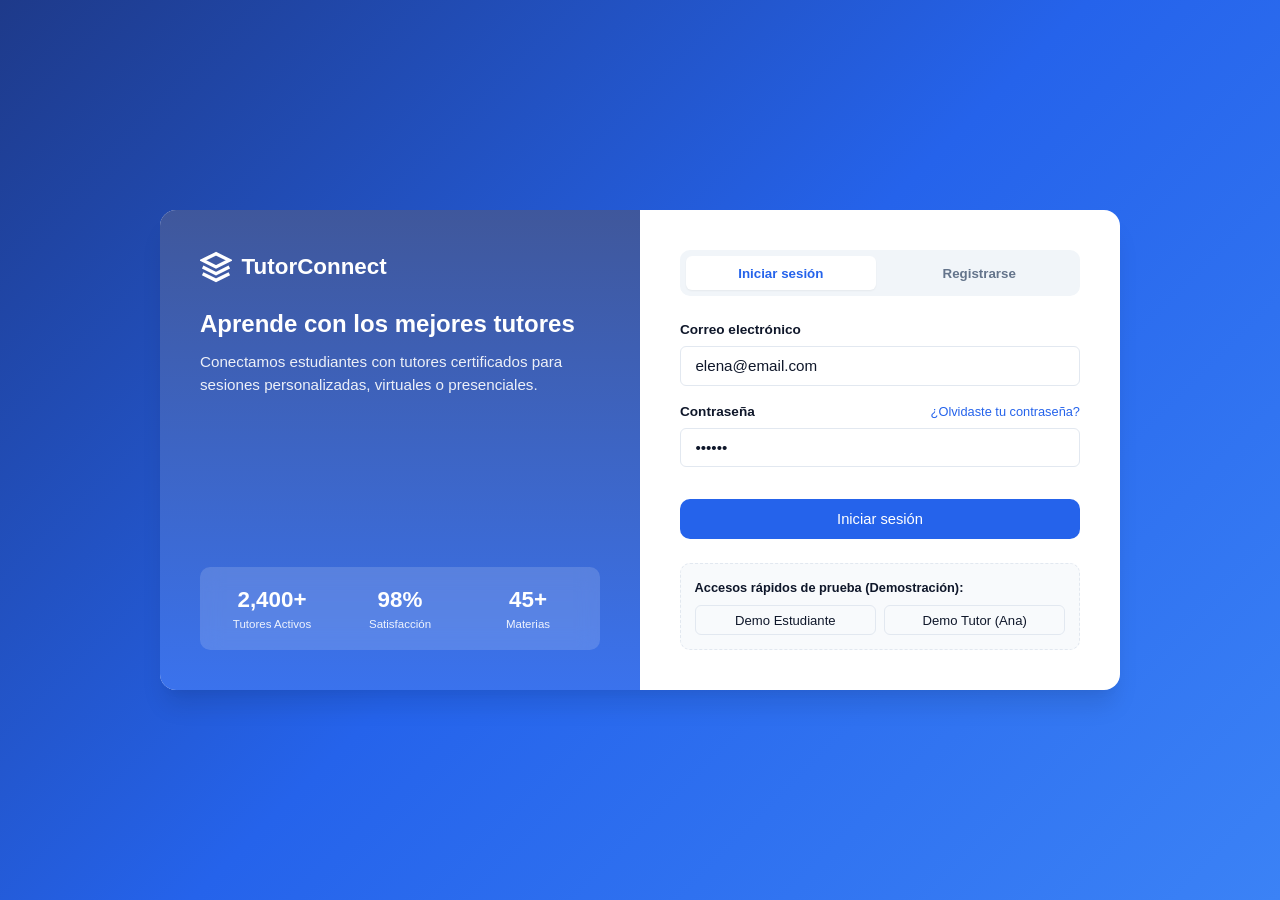
<file: index.html>
<!DOCTYPE html>
<html lang="es">
<head>
  <meta charset="UTF-8">
  <meta name="viewport" content="width=device-width, initial-scale=1.0">
  <title>TutorConnect - Iniciar Sesión y Registro</title>
  <link rel="stylesheet" href="css/styles.css">
  <link rel="stylesheet" href="css/components.css">
  <link rel="stylesheet" href="css/responsive.css">
  <style>
    .auth-page {
      min-height: 100vh;
      display: flex;
      align-items: center;
      justify-content: center;
      background: linear-gradient(135deg, #1e3a8a 0%, #2563eb 50%, #3b82f6 100%);
      padding: 1.5rem;
    }

    .auth-container {
      background: #ffffff;
      border-radius: var(--radius-lg);
      box-shadow: var(--shadow-xl);
      width: 100%;
      max-width: 960px;
      overflow: hidden;
      display: grid;
      grid-template-columns: 1fr 1fr;
    }

    .auth-banner {
      background: linear-gradient(rgba(30, 58, 138, 0.85), rgba(37, 99, 235, 0.9)), url('https://images.unsplash.com/photo-1523240795612-9a054b0db644?w=800') center/cover;
      color: #ffffff;
      padding: 2.5rem;
      display: flex;
      flex-direction: column;
      justify-content: space-between;
    }

    .auth-banner-header {
      display: flex;
      align-items: center;
      gap: 0.6rem;
      font-size: 1.4rem;
      font-weight: 700;
    }

    .auth-stats {
      display: grid;
      grid-template-columns: repeat(3, 1fr);
      gap: 1rem;
      margin-top: 2rem;
      background: rgba(255, 255, 255, 0.15);
      backdrop-filter: blur(10px);
      padding: 1rem;
      border-radius: var(--radius-md);
      text-align: center;
    }

    .stat-number {
      font-size: 1.4rem;
      font-weight: 800;
    }

    .stat-label {
      font-size: 0.72rem;
      opacity: 0.9;
    }

    .auth-form-side {
      padding: 2.5rem;
      display: flex;
      flex-direction: column;
      justify-content: center;
    }

    .auth-tabs {
      display: flex;
      gap: 0.5rem;
      background: #f1f5f9;
      padding: 0.35rem;
      border-radius: var(--radius-md);
      margin-bottom: 1.5rem;
    }

    .auth-tab-btn {
      flex: 1;
      padding: 0.6rem;
      border-radius: var(--radius-sm);
      font-weight: 600;
      color: var(--text-muted);
      background: transparent;
      text-align: center;
    }

    .auth-tab-btn.active {
      background: #ffffff;
      color: var(--primary);
      box-shadow: var(--shadow-sm);
    }

    .role-selector {
      display: grid;
      grid-template-columns: 1fr 1fr;
      gap: 0.75rem;
      margin-bottom: 1.25rem;
    }

    .role-option {
      border: 2px solid var(--border-color);
      border-radius: var(--radius-md);
      padding: 0.75rem;
      text-align: center;
      cursor: pointer;
      transition: var(--transition);
    }

    .role-option.selected {
      border-color: var(--primary);
      background-color: var(--primary-light);
      color: var(--primary);
      font-weight: 600;
    }

    .form-group {
      margin-bottom: 1rem;
    }

    .form-group label {
      display: block;
      font-size: 0.85rem;
      font-weight: 600;
      margin-bottom: 0.35rem;
      color: var(--text-main);
    }

    .demo-accounts {
      margin-top: 1.5rem;
      padding: 0.85rem;
      background: #f8fafc;
      border: 1px dashed var(--border-color);
      border-radius: var(--radius-md);
      font-size: 0.8rem;
    }

    .demo-accounts-btns {
      display: flex;
      gap: 0.5rem;
      margin-top: 0.5rem;
    }

    @media (max-width: 768px) {
      .auth-container {
        grid-template-columns: 1fr;
      }
      .auth-banner {
        display: none;
      }
      .auth-form-side {
        padding: 1.5rem;
      }
    }
  </style>
</head>
<body class="auth-page">

  <div class="auth-container">
    <!-- Lado Izquierdo: Banner (Página 2 del Prototipo Figma) -->
    <div class="auth-banner">
      <div>
        <div class="auth-banner-header">
          <svg width="32" height="32" viewBox="0 0 24 24" fill="none" stroke="currentColor" stroke-width="2.5">
            <path d="M12 2L2 7l10 5 10-5-10-5zM2 17l10 5 10-5M2 12l10 5 10-5"></path>
          </svg>
          <span>TutorConnect</span>
        </div>
        <p style="margin-top: 1.5rem; font-size: 1.5rem; font-weight: 700; line-height: 1.3;">
          Aprende con los mejores tutores
        </p>
        <p style="margin-top: 0.75rem; font-size: 0.95rem; opacity: 0.9;">
          Conectamos estudiantes con tutores certificados para sesiones personalizadas, virtuales o presenciales.
        </p>
      </div>

      <div class="auth-stats">
        <div>
          <div class="stat-number">2,400+</div>
          <div class="stat-label">Tutores Activos</div>
        </div>
        <div>
          <div class="stat-number">98%</div>
          <div class="stat-label">Satisfacción</div>
        </div>
        <div>
          <div class="stat-number">45+</div>
          <div class="stat-label">Materias</div>
        </div>
      </div>
    </div>

    <!-- Lado Derecho: Formularios de Login / Registro -->
    <div class="auth-form-side">
      <div class="auth-tabs">
        <button type="button" class="auth-tab-btn active" id="tabLoginBtn" onclick="switchTab('login')">Iniciar sesión</button>
        <button type="button" class="auth-tab-btn" id="tabRegisterBtn" onclick="switchTab('register')">Registrarse</button>
      </div>

      <!-- Formulario de Login -->
      <form id="formLogin" onsubmit="handleLogin(event)">
        <div class="form-group">
          <label for="loginEmail">Correo electrónico</label>
          <input type="email" id="loginEmail" required placeholder="tu@correo.com" value="elena@email.com">
        </div>
        <div class="form-group">
          <div style="display: flex; justify-content: space-between;">
            <label for="loginPass">Contraseña</label>
            <a href="#" style="font-size: 0.8rem;" onclick="alert('Funcionalidad de recuperación: Se enviaría un correo con el token de restablecimiento.')">¿Olvidaste tu contraseña?</a>
          </div>
          <input type="password" id="loginPass" required placeholder="••••••••" value="123456">
        </div>

        <button type="submit" class="btn btn-primary btn-block" style="margin-top: 1rem; padding: 0.75rem;">
          Iniciar sesión
        </button>
      </form>

      <!-- Formulario de Registro (Páginas 2 y 3 del prototipo) -->
      <form id="formRegister" style="display: none;" onsubmit="handleRegister(event)">
        <label style="display: block; font-size: 0.85rem; font-weight: 600; margin-bottom: 0.35rem;">Selecciona tu rol:</label>
        <div class="role-selector">
          <div class="role-option selected" id="roleEstudiante" onclick="selectRole('estudiante')">
            <svg width="24" height="24" viewBox="0 0 24 24" fill="none" stroke="currentColor" stroke-width="2" style="margin: 0 auto 0.25rem; display: block;">
              <path d="M12 2L2 7l10 5 10-5-10-5zM2 17l10 5 10-5M2 12l10 5 10-5"></path>
            </svg>
            <span>Estudiante</span>
          </div>
          <div class="role-option" id="roleTutor" onclick="selectRole('tutor')">
            <svg width="24" height="24" viewBox="0 0 24 24" fill="none" stroke="currentColor" stroke-width="2" style="margin: 0 auto 0.25rem; display: block;">
              <path d="M20 21v-2a4 4 0 0 0-4-4H8a4 4 0 0 0-4 4v2"></path>
              <circle cx="12" cy="7" r="4"></circle>
            </svg>
            <span>Tutor</span>
          </div>
        </div>

        <div class="form-group">
          <label for="regNombre">Nombre completo</label>
          <input type="text" id="regNombre" required placeholder="Ej. Ana Morales">
        </div>
        <div class="form-group">
          <label for="regEmail">Correo electrónico</label>
          <input type="email" id="regEmail" required placeholder="ana@ejemplo.com">
        </div>
        <div class="form-group">
          <label for="regPass">Contraseña</label>
          <input type="password" id="regPass" required placeholder="Mínimo 6 caracteres">
        </div>

        <!-- Campos adicionales si es Tutor -->
        <div id="tutorExtraFields" style="display: none;">
          <div class="form-group">
            <label for="regEspecialidad">Especialidad / Materia principal</label>
            <input type="text" id="regEspecialidad" placeholder="Ej. Matemáticas, Física, Programación">
          </div>
          <div class="form-group">
            <label for="regNivel">Nivel educativo que imparte</label>
            <select id="regNivel">
              <option value="Secundaria">Secundaria</option>
              <option value="Universidad" selected>Universidad</option>
              <option value="Todos">Todos los niveles</option>
            </select>
          </div>
          <div class="form-group">
            <label for="regPrecio">Precio por hora (USD / EUR)</label>
            <input type="number" id="regPrecio" placeholder="25" min="5" value="25">
          </div>
        </div>

        <button type="submit" class="btn btn-secondary btn-block" style="margin-top: 1rem; padding: 0.75rem;">
          Crear cuenta
        </button>
      </form>

      <!-- Accesos rápidos Demo (Página 8 del PDF) -->
      <div class="demo-accounts">
        <span style="font-weight: 600; color: var(--text-main);">Accesos rápidos de prueba (Demostración):</span>
        <div class="demo-accounts-btns">
          <button type="button" class="btn btn-outline btn-sm" style="flex: 1;" onclick="loginAsDemo('estudiante')">
            Demo Estudiante
          </button>
          <button type="button" class="btn btn-outline btn-sm" style="flex: 1;" onclick="loginAsDemo('tutor')">
            Demo Tutor (Ana)
          </button>
        </div>
      </div>
    </div>
  </div>

  <script src="js/db.js"></script>
  <script>
    let rolSeleccionadoActual = 'estudiante';

    function cambiarPestana(pestana) {
      const botonLogin = document.getElementById('tabLoginBtn');
      const botonRegistro = document.getElementById('tabRegisterBtn');
      const formularioLogin = document.getElementById('formLogin');
      const formularioRegistro = document.getElementById('formRegister');

      if (pestana === 'login') {
        botonLogin.classList.add('active');
        botonRegistro.classList.remove('active');
        formularioLogin.style.display = 'block';
        formularioRegistro.style.display = 'none';
      } else {
        botonRegistro.classList.add('active');
        botonLogin.classList.remove('active');
        formularioRegistro.style.display = 'block';
        formularioLogin.style.display = 'none';
      }
    }

    function seleccionarRol(rol) {
      rolSeleccionadoActual = rol;
      const opcionEstudiante = document.getElementById('roleEstudiante');
      const opcionTutor = document.getElementById('roleTutor');
      const camposExtrasTutor = document.getElementById('tutorExtraFields');

      if (rol === 'estudiante') {
        opcionEstudiante.classList.add('selected');
        opcionTutor.classList.remove('selected');
        camposExtrasTutor.style.display = 'none';
      } else {
        opcionTutor.classList.add('selected');
        opcionEstudiante.classList.remove('selected');
        camposExtrasTutor.style.display = 'block';
      }
    }

    function procesarInicioSesion(evento) {
      evento.preventDefault();
      const correo = document.getElementById('loginEmail').value.trim();
      
      // Si el correo coincide con un tutor conocido o contiene 'tutor', entra como tutor
      if (correo.includes('tutor') || correo === 'ana.garcia@tutorconnect.com') {
        iniciarSesionComoDemostracion('tutor');
      } else {
        iniciarSesionComoDemostracion('estudiante');
      }
    }

    function procesarRegistro(evento) {
      evento.preventDefault();
      const nombre = document.getElementById('regNombre').value.trim();
      const correo = document.getElementById('regEmail').value.trim();
      
      const nuevoUsuario = {
        id: Date.now(),
        nombre: nombre,
        email: correo,
        rol: rolSeleccionadoActual,
        telefono: "+57 300 000 0000",
        ciudad: "Bogotá, Colombia",
        foto: rolSeleccionadoActual === 'tutor' 
          ? "https://images.unsplash.com/photo-1573496359142-b8d87734a5a2?w=150"
          : "https://images.unsplash.com/photo-1494790108377-be9c29b29330?w=150"
      };

      BaseDatosTutor.guardarUsuarioActual(nuevoUsuario);

      if (rolSeleccionadoActual === 'tutor') {
        window.location.href = 'dashboard-tutor.html';
      } else {
        window.location.href = 'dashboard-estudiante.html';
      }
    }

    function iniciarSesionComoDemostracion(rol) {
      if (rol === 'tutor') {
        BaseDatosTutor.guardarUsuarioActual({
          id: 2,
          nombre: "Ana García",
          email: "ana.garcia@tutorconnect.com",
          rol: "tutor",
          telefono: "+57 310 987 6543",
          ciudad: "Madrid, España",
          foto: "https://images.unsplash.com/photo-1573496359142-b8d87734a5a2?w=150"
        });
        window.location.href = "dashboard-tutor.html";
      } else {
        BaseDatosTutor.guardarUsuarioActual({
          id: 1,
          nombre: "Elena Martínez",
          email: "elena@email.com",
          rol: "estudiante",
          telefono: "+57 300 123 4567",
          ciudad: "Bogotá, Colombia",
          foto: "https://images.unsplash.com/photo-1494790108377-be9c29b29330?w=150"
        });
        window.location.href = "dashboard-estudiante.html";
      }
    }

    // Aliases para compatibilidad con eventos inline
    function switchTab(t) { cambiarPestana(t); }
    function selectRole(r) { seleccionarRol(r); }
    function handleLogin(e) { procesarInicioSesion(e); }
    function handleRegister(e) { procesarRegistro(e); }
    function loginAsDemo(r) { iniciarSesionComoDemostracion(r); }
  </script>
</body>
</html>
</file>
<file: css/styles.css>
/* ==========================================================================
   TutorConnect - Estilos Globales y Variables de Diseño
   Integrantes: Daniel Barrios, Eduardo Escudero
   ========================================================================== */

:root {
  /* Paleta Corporativa */
  --color-primario: #2563eb;
  --color-primario-oscuro: #1d4ed8;
  --color-primario-claro: #eff6ff;
  --color-primario-borde: #bfdbfe;
  
  --color-secundario: #f97316;
  --color-secundario-oscuro: #ea580c;
  --color-secundario-claro: #fff7ed;

  /* Aliases de compatibilidad */
  --primary: var(--color-primario);
  --primary-hover: var(--color-primario-oscuro);
  --primary-light: var(--color-primario-claro);
  --primary-border: var(--color-primario-borde);
  --secondary: var(--color-secundario);
  --secondary-hover: var(--color-secundario-oscuro);
  --secondary-light: var(--color-secundario-claro);

  /* Colores de Estado */
  --exito: #10b981;
  --exito-fondo: #ecfdf5;
  --alerta: #f59e0b;
  --alerta-fondo: #fffbeb;
  --peligro: #ef4444;
  --peligro-fondo: #fef2f2;
  
  --success: var(--exito);
  --success-bg: var(--exito-fondo);
  --warning: var(--alerta);
  --warning-bg: var(--alerta-fondo);
  --danger: var(--peligro);
  --danger-bg: var(--peligro-fondo);

  /* Escala de Grises y Fondos */
  --fondo-pagina: #f8fafc;
  --fondo-tarjeta: #ffffff;
  --texto-principal: #0f172a;
  --texto-secundario: #64748b;
  --color-borde: #e2e8f0;
  --borde-enfoque: #3b82f6;

  --bg-page: var(--fondo-pagina);
  --bg-card: var(--fondo-tarjeta);
  --text-main: var(--texto-principal);
  --text-muted: var(--texto-secundario);
  --border-color: var(--color-borde);
  --border-focus: var(--borde-enfoque);

  /* Sombras */
  --sombra-chica: 0 1px 2px 0 rgb(0 0 0 / 0.05);
  --sombra-media: 0 4px 6px -1px rgb(0 0 0 / 0.08), 0 2px 4px -2px rgb(0 0 0 / 0.05);
  --sombra-grande: 0 10px 15px -3px rgb(0 0 0 / 0.08), 0 4px 6px -4px rgb(0 0 0 / 0.04);
  --sombra-elevada: 0 20px 25px -5px rgb(0 0 0 / 0.1), 0 8px 10px -6px rgb(0 0 0 / 0.04);

  --shadow-sm: var(--sombra-chica);
  --shadow-md: var(--sombra-media);
  --shadow-lg: var(--sombra-grande);
  --shadow-xl: var(--sombra-elevada);

  /* Bordes Redondeados */
  --radio-sm: 6px;
  --radio-md: 10px;
  --radio-lg: 16px;
  --radio-redondo: 9999px;

  --radius-sm: var(--radio-sm);
  --radius-md: var(--radio-md);
  --radius-lg: var(--radio-lg);
  --radius-full: var(--radio-redondo);

  /* Transiciones */
  --transicion-suave: all 0.2s cubic-bezier(0.4, 0, 0.2, 1);
  --transition: var(--transicion-suave);
}

*, *::before, *::after {
  box-sizing: border-box;
  margin: 0;
  padding: 0;
}

body {
  font-family: 'Roboto', -apple-system, BlinkMacSystemFont, "Segoe UI", sans-serif;
  background-color: var(--fondo-pagina);
  color: var(--texto-principal);
  line-height: 1.5;
  min-height: 100vh;
  display: flex;
  flex-direction: column;
}

/* Enlaces y botones base */
a {
  color: var(--color-primario);
  text-decoration: none;
  transition: var(--transicion-suave);
}

a:hover {
  color: var(--color-primario-oscuro);
}

button {
  cursor: pointer;
  font-family: inherit;
  border: none;
  outline: none;
  transition: var(--transicion-suave);
}

input, select, textarea {
  font-family: inherit;
  font-size: 0.95rem;
  border: 1px solid var(--color-borde);
  border-radius: var(--radio-sm);
  padding: 0.65rem 0.9rem;
  background-color: #fff;
  color: var(--texto-principal);
  transition: var(--transicion-suave);
  width: 100%;
}

input:focus, select:focus, textarea:focus {
  outline: none;
  border-color: var(--color-primario);
  box-shadow: 0 0 0 3px rgba(37, 99, 235, 0.15);
}

/* Barra Superior de Navegación */
.barra-navegacion, .navbar {
  background-color: var(--fondo-tarjeta);
  border-bottom: 1px solid var(--color-borde);
  padding: 0.75rem 1.5rem;
  position: sticky;
  top: 0;
  z-index: 100;
  display: flex;
  align-items: center;
  justify-content: space-between;
  box-shadow: var(--sombra-chica);
}

.marca-logo, .nav-brand {
  display: flex;
  align-items: center;
  gap: 0.6rem;
  font-weight: 700;
  font-size: 1.25rem;
  color: var(--color-primario);
}

.marca-logo svg, .nav-brand svg {
  width: 28px;
  height: 28px;
}

.buscador-navegacion, .nav-search {
  flex: 1;
  max-width: 450px;
  margin: 0 1.5rem;
  position: relative;
}

.buscador-navegacion input, .nav-search input {
  padding-left: 2.4rem;
  border-radius: var(--radio-redondo);
  background-color: #f1f5f9;
}

.icono-busqueda, .search-icon {
  position: absolute;
  left: 0.85rem;
  top: 50%;
  transform: translateY(-50%);
  color: var(--texto-secundario);
}

.acciones-navegacion, .nav-actions {
  display: flex;
  align-items: center;
  gap: 1.2rem;
}

.enlace-nav, .nav-link {
  font-size: 0.95rem;
  color: var(--texto-secundario);
  font-weight: 500;
  padding: 0.4rem 0.8rem;
  border-radius: var(--radio-sm);
}

.enlace-nav:hover, .enlace-nav.activo,
.nav-link:hover, .nav-link.active {
  color: var(--color-primario);
  background-color: var(--color-primario-claro);
}

.boton-icono-nav, .nav-icon-btn {
  background: transparent;
  position: relative;
  padding: 0.5rem;
  border-radius: var(--radio-redondo);
  color: var(--texto-secundario);
  display: flex;
  align-items: center;
  justify-content: center;
}

.boton-icono-nav:hover, .nav-icon-btn:hover {
  background-color: #f1f5f9;
  color: var(--texto-principal);
}

.punto-alerta, .badge-dot {
  position: absolute;
  top: 4px;
  right: 4px;
  width: 8px;
  height: 8px;
  background-color: var(--color-secundario);
  border-radius: var(--radio-redondo);
  border: 2px solid white;
}

.usuario-nav, .nav-user {
  display: flex;
  align-items: center;
  gap: 0.6rem;
  text-decoration: none;
  cursor: pointer;
  padding: 0.25rem 0.5rem;
  border-radius: var(--radio-redondo);
  transition: var(--transicion-suave);
}

.usuario-nav:hover, .nav-user:hover {
  background-color: #f1f5f9;
}

.avatar-usuario, .user-avatar {
  width: 38px;
  height: 38px;
  border-radius: var(--radio-redondo);
  object-fit: cover;
  border: 2px solid var(--color-primario-borde);
}

.texto-usuario, .user-info-text {
  display: flex;
  flex-direction: column;
}

.nombre-usuario, .user-name {
  font-size: 0.88rem;
  font-weight: 600;
  color: var(--texto-principal);
  line-height: 1.2;
}

.etiqueta-rol, .user-role-badge {
  font-size: 0.72rem;
  color: var(--texto-secundario);
  text-transform: capitalize;
}

/* Layout Principal */
.contenedor-principal, .main-container {
  flex: 1;
  max-width: 1240px;
  width: 100%;
  margin: 0 auto;
  padding: 1.5rem 1rem;
}

/* Pie de página con créditos requeridos */
.pie-pagina-principal, .app-footer {
  background-color: #ffffff;
  border-top: 1px solid var(--color-borde);
  padding: 1.25rem 1rem;
  text-align: center;
  font-size: 0.85rem;
  color: var(--texto-secundario);
  margin-top: auto;
}

.pie-pagina-principal strong, .app-footer strong {
  color: var(--texto-principal);
}
</file>
<file: css/components.css>
/* ==========================================================================
   TutorConnect - Componentes de UI Reutilizables
   Integrantes: Daniel Barrios, Eduardo Escudero
   ========================================================================== */

/* Botones */
.boton, .btn {
  display: inline-flex;
  align-items: center;
  justify-content: center;
  gap: 0.5rem;
  font-weight: 500;
  font-size: 0.92rem;
  padding: 0.65rem 1.25rem;
  border-radius: var(--radio-md);
  text-decoration: none;
  cursor: pointer;
  transition: var(--transicion-suave);
}

.boton-primario, .btn-primary {
  background-color: var(--color-primario);
  color: #ffffff;
}

.boton-primario:hover, .btn-primary:hover {
  background-color: var(--color-primario-oscuro);
  color: #ffffff;
}

.boton-secundario, .btn-secondary {
  background-color: var(--color-secundario);
  color: #ffffff;
}

.boton-secundario:hover, .btn-secondary:hover {
  background-color: var(--color-secundario-oscuro);
  color: #ffffff;
}

.boton-borde, .btn-outline {
  background-color: transparent;
  border: 1px solid var(--color-borde);
  color: var(--texto-principal);
}

.boton-borde:hover, .btn-outline:hover {
  background-color: #f1f5f9;
  border-color: #cbd5e1;
}

.boton-peligro, .btn-danger {
  background-color: var(--peligro-fondo);
  color: var(--peligro);
  border: 1px solid #fecaca;
}

.boton-peligro:hover, .btn-danger:hover {
  background-color: #fee2e2;
}

.boton-sm, .btn-sm {
  padding: 0.4rem 0.8rem;
  font-size: 0.82rem;
  border-radius: var(--radio-sm);
}

.boton-bloque, .btn-block {
  width: 100%;
}

/* Tarjetas */
.tarjeta, .card {
  background-color: var(--fondo-tarjeta);
  border: 1px solid var(--color-borde);
  border-radius: var(--radio-lg);
  padding: 1.25rem;
  box-shadow: var(--sombra-chica);
  transition: var(--transicion-suave);
}

.tarjeta:hover, .card:hover {
  box-shadow: var(--sombra-media);
}

/* Placa / Badge de Estado */
.placa-estado, .badge {
  display: inline-flex;
  align-items: center;
  gap: 0.35rem;
  font-size: 0.75rem;
  font-weight: 600;
  padding: 0.25rem 0.65rem;
  border-radius: var(--radio-redondo);
}

.placa-disponible, .badge-online {
  background-color: var(--exito-fondo);
  color: var(--exito);
  border: 1px solid #a7f3d0;
}

.placa-ocupado, .badge-busy {
  background-color: var(--peligro-fondo);
  color: var(--peligro);
  border: 1px solid #fecaca;
}

.placa-pendiente, .badge-pending {
  background-color: var(--alerta-fondo);
  color: var(--alerta);
  border: 1px solid #fde68a;
}

.indicador-punto, .badge-dot-indicator {
  width: 7px;
  height: 7px;
  border-radius: 50%;
}
.placa-disponible .indicador-punto, .badge-online .badge-dot-indicator { background-color: var(--exito); }
.placa-ocupado .indicador-punto, .badge-busy .badge-dot-indicator { background-color: var(--peligro); }
.placa-pendiente .indicador-punto, .badge-pending .badge-dot-indicator { background-color: var(--alerta); }

/* Calificación con estrellas */
.estrellas-calificacion, .rating-stars {
  display: inline-flex;
  align-items: center;
  gap: 0.2rem;
  color: #fbbf24;
  font-size: 0.88rem;
}

.puntaje-calificacion, .rating-score {
  font-weight: 700;
  color: var(--texto-principal);
  margin-left: 0.25rem;
}

.total-resenas-texto, .rating-count {
  font-size: 0.8rem;
  color: var(--texto-secundario);
}

/* Tarjeta de Tutor */
.tarjeta-tutor, .tutor-card {
  display: flex;
  flex-direction: column;
  justify-content: space-between;
  border-radius: var(--radio-lg);
  overflow: hidden;
  position: relative;
}

.encabezado-tarjeta-tutor, .tutor-card-header {
  display: flex;
  gap: 1rem;
  align-items: flex-start;
  margin-bottom: 0.85rem;
}

.avatar-tutor, .tutor-avatar {
  width: 60px;
  height: 60px;
  border-radius: var(--radio-md);
  object-fit: cover;
}

.info-tutor-encabezado, .tutor-header-info {
  flex: 1;
}

.nombre-tutor, .tutor-name {
  font-size: 1.05rem;
  font-weight: 700;
  color: var(--texto-principal);
}

.especialidad-tutor, .tutor-specialty {
  font-size: 0.85rem;
  color: var(--texto-secundario);
  margin-bottom: 0.35rem;
}

.metadatos-tutor, .tutor-meta {
  display: flex;
  flex-wrap: wrap;
  gap: 0.75rem;
  margin: 0.85rem 0;
  font-size: 0.85rem;
  color: var(--texto-secundario);
}

.item-metadato, .tutor-meta-item {
  display: flex;
  align-items: center;
  gap: 0.35rem;
}

.etiqueta-precio, .tutor-price-tag {
  font-size: 1.25rem;
  font-weight: 800;
  color: var(--color-primario);
}

.etiqueta-precio span, .tutor-price-tag span {
  font-size: 0.8rem;
  font-weight: 400;
  color: var(--texto-secundario);
}

.pie-tarjeta-tutor, .tutor-card-footer {
  display: flex;
  align-items: center;
  justify-content: space-between;
  padding-top: 0.9rem;
  border-top: 1px solid var(--color-borde);
  margin-top: auto;
}

/* Modales */
.fondo-modal, .modal-backdrop {
  position: fixed;
  inset: 0;
  background-color: rgba(15, 23, 42, 0.6);
  backdrop-filter: blur(4px);
  display: flex;
  align-items: center;
  justify-content: center;
  z-index: 1000;
  opacity: 0;
  visibility: hidden;
  transition: opacity 0.25s ease, visibility 0.25s ease;
  padding: 1rem;
}

.fondo-modal.activo, .modal-backdrop.active {
  opacity: 1;
  visibility: visible;
}

.contenido-modal, .modal-content {
  background-color: #fff;
  border-radius: var(--radio-lg);
  max-width: 500px;
  width: 100%;
  max-height: 90vh;
  overflow-y: auto;
  box-shadow: var(--sombra-elevada);
  transform: translateY(20px);
  transition: transform 0.25s ease;
}

.fondo-modal.activo .contenido-modal,
.modal-backdrop.active .modal-content {
  transform: translateY(0);
}

.encabezado-modal, .modal-header {
  padding: 1.2rem 1.5rem;
  border-bottom: 1px solid var(--color-borde);
  display: flex;
  align-items: center;
  justify-content: space-between;
}

.encabezado-modal h3, .modal-header h3 {
  font-size: 1.2rem;
  font-weight: 700;
}

.boton-cerrar-modal, .modal-close-btn {
  background: none;
  font-size: 1.5rem;
  color: var(--texto-secundario);
  cursor: pointer;
  line-height: 1;
}

.cuerpo-modal, .modal-body {
  padding: 1.5rem;
}

.pie-modal, .modal-footer {
  padding: 1rem 1.5rem;
  border-top: 1px solid var(--color-borde);
  display: flex;
  justify-content: flex-end;
  gap: 0.75rem;
}

/* Toast de Notificaciones */
.contenedor-toast, .toast-container {
  position: fixed;
  bottom: 2rem;
  right: 2rem;
  z-index: 2000;
  display: flex;
  flex-direction: column;
  gap: 0.75rem;
}

.aviso-toast, .toast {
  background-color: #1e293b;
  color: #fff;
  padding: 0.85rem 1.2rem;
  border-radius: var(--radio-md);
  box-shadow: var(--sombra-grande);
  display: flex;
  align-items: center;
  gap: 0.75rem;
  font-size: 0.9rem;
  animation: deslizarAviso 0.3s ease;
}

@keyframes deslizarAviso {
  from { transform: translateX(100%); opacity: 0; }
  to { transform: translateX(0); opacity: 1; }
}

/* Pestañas (Tabs) */
.cabecera-pestanas, .tabs-header {
  display: flex;
  gap: 0.5rem;
  border-bottom: 2px solid var(--color-borde);
  margin-bottom: 1.5rem;
}

.boton-pestana, .tab-btn {
  padding: 0.75rem 1.25rem;
  background: none;
  font-weight: 600;
  color: var(--texto-secundario);
  position: relative;
  border-bottom: 2px solid transparent;
  margin-bottom: -2px;
}

.boton-pestana.activo, .tab-btn.active {
  color: var(--color-primario);
  border-bottom-color: var(--color-primario);
}
</file>
<file: css/responsive.css>
/* ==========================================================================
   TutorConnect - Estilos Adaptativos Móvil (Responsive & Mobile-First)
   Integrantes: Daniel Barrios, Eduardo Escudero
   ========================================================================== */

/* Barra de Navegación Inferior Móvil (Tab Bar) */
.navegacion-inferior-movil, .mobile-bottom-nav {
  display: none;
  position: fixed;
  bottom: 0;
  left: 0;
  right: 0;
  height: 64px;
  background-color: #ffffff;
  border-top: 1px solid var(--color-borde);
  box-shadow: 0 -4px 6px -1px rgba(0, 0, 0, 0.05);
  z-index: 999;
  justify-content: space-around;
  align-items: center;
  padding: 0 0.5rem;
}

.item-nav-movil, .mobile-nav-item {
  display: flex;
  flex-direction: column;
  align-items: center;
  justify-content: center;
  color: var(--texto-secundario);
  text-decoration: none;
  font-size: 0.72rem;
  font-weight: 500;
  gap: 0.25rem;
  flex: 1;
  height: 100%;
  position: relative;
}

.item-nav-movil svg, .mobile-nav-item svg {
  width: 22px;
  height: 22px;
}

.item-nav-movil.activo, .mobile-nav-item.active {
  color: var(--color-primario);
  font-weight: 700;
}

.item-nav-movil.activo svg, .mobile-nav-item.active svg {
  stroke-width: 2.5;
}

/* Grilla del Dashboard de Estudiante */
.layout-dashboard-estudiante, .student-dashboard-layout {
  display: grid;
  grid-template-columns: 280px 1fr;
  gap: 1.5rem;
  align-items: start;
}

.barra-filtros, .filter-sidebar {
  background-color: var(--fondo-tarjeta);
  border: 1px solid var(--color-borde);
  border-radius: var(--radio-lg);
  padding: 1.25rem;
  position: sticky;
  top: 80px;
}

.grilla-tutores, .tutors-grid {
  display: grid;
  grid-template-columns: repeat(auto-fill, minmax(290px, 1fr));
  gap: 1.25rem;
}

/* Grilla del Dashboard del Tutor */
.grilla-metricas-tutor, .tutor-metrics-grid {
  display: grid;
  grid-template-columns: repeat(auto-fit, minmax(200px, 1fr));
  gap: 1rem;
  margin-bottom: 1.5rem;
}

.tarjeta-metrica, .metric-card {
  background: white;
  padding: 1.25rem;
  border-radius: var(--radio-lg);
  border: 1px solid var(--color-borde);
  display: flex;
  align-items: center;
  gap: 1rem;
}

.caja-icono-metrica, .metric-icon-box {
  width: 48px;
  height: 48px;
  border-radius: var(--radio-md);
  display: flex;
  align-items: center;
  justify-content: center;
  background-color: var(--color-primario-claro);
  color: var(--color-primario);
}

.numero-metrica, .metric-number {
  font-size: 1.5rem;
  font-weight: 800;
  color: var(--texto-principal);
}

.etiqueta-metrica, .metric-label {
  font-size: 0.8rem;
  color: var(--texto-secundario);
}

.layout-dividido-tutor, .tutor-split-layout {
  display: grid;
  grid-template-columns: 1.4fr 1fr;
  gap: 1.5rem;
}

/* Calendario de Disponibilidad */
.grilla-calendario-horarios, .schedule-calendar-grid {
  display: grid;
  grid-template-columns: 70px repeat(5, 1fr);
  gap: 4px;
  background: #f1f5f9;
  padding: 8px;
  border-radius: var(--radio-md);
  margin-top: 1rem;
  font-size: 0.8rem;
}

.celda-encabezado-calendario, .calendar-header-cell {
  background: #e2e8f0;
  padding: 0.5rem 0.2rem;
  text-align: center;
  font-weight: 700;
  border-radius: var(--radio-sm);
}

.celda-hora-calendario, .calendar-time-cell {
  background: transparent;
  display: flex;
  align-items: center;
  justify-content: center;
  color: var(--texto-secundario);
  font-weight: 600;
}

.bloque-calendario, .calendar-slot {
  background: #ffffff;
  min-height: 40px;
  border-radius: var(--radio-sm);
  display: flex;
  align-items: center;
  justify-content: center;
  cursor: pointer;
  border: 1px dashed #cbd5e1;
  transition: var(--transicion-suave);
}

.bloque-calendario.activo, .calendar-slot.active {
  background-color: var(--color-primario);
  color: #ffffff;
  border: 1px solid var(--color-primario-oscuro);
  font-weight: 600;
}

.bloque-calendario.ocupado, .calendar-slot.booked {
  background-color: #fee2e2;
  color: var(--peligro);
  border: 1px solid #fca5a5;
  cursor: not-allowed;
}

/* Adaptación para pantallas medianas y móviles */
@media (max-width: 992px) {
  .layout-dashboard-estudiante, .student-dashboard-layout {
    grid-template-columns: 1fr;
  }

  .layout-dividido-tutor, .tutor-split-layout {
    grid-template-columns: 1fr;
  }

  .barra-filtros, .filter-sidebar {
    position: static;
  }
}

@media (max-width: 768px) {
  body {
    padding-bottom: 74px; /* Espacio para barra de navegación inferior móvil */
  }

  .barra-navegacion .enlaces-escritorio,
  .navbar .nav-links-desktop,
  .barra-navegacion .buscador-navegacion,
  .navbar .nav-search,
  .barra-navegacion .texto-usuario,
  .navbar .user-info-text {
    display: none;
  }

  .navegacion-inferior-movil, .mobile-bottom-nav {
    display: flex;
  }

  .contenedor-principal, .main-container {
    padding: 1rem 0.75rem;
  }

  .grilla-tutores, .tutors-grid {
    grid-template-columns: 1fr;
  }

  .grilla-calendario-horarios, .schedule-calendar-grid {
    overflow-x: auto;
    font-size: 0.75rem;
  }
}
</file>
